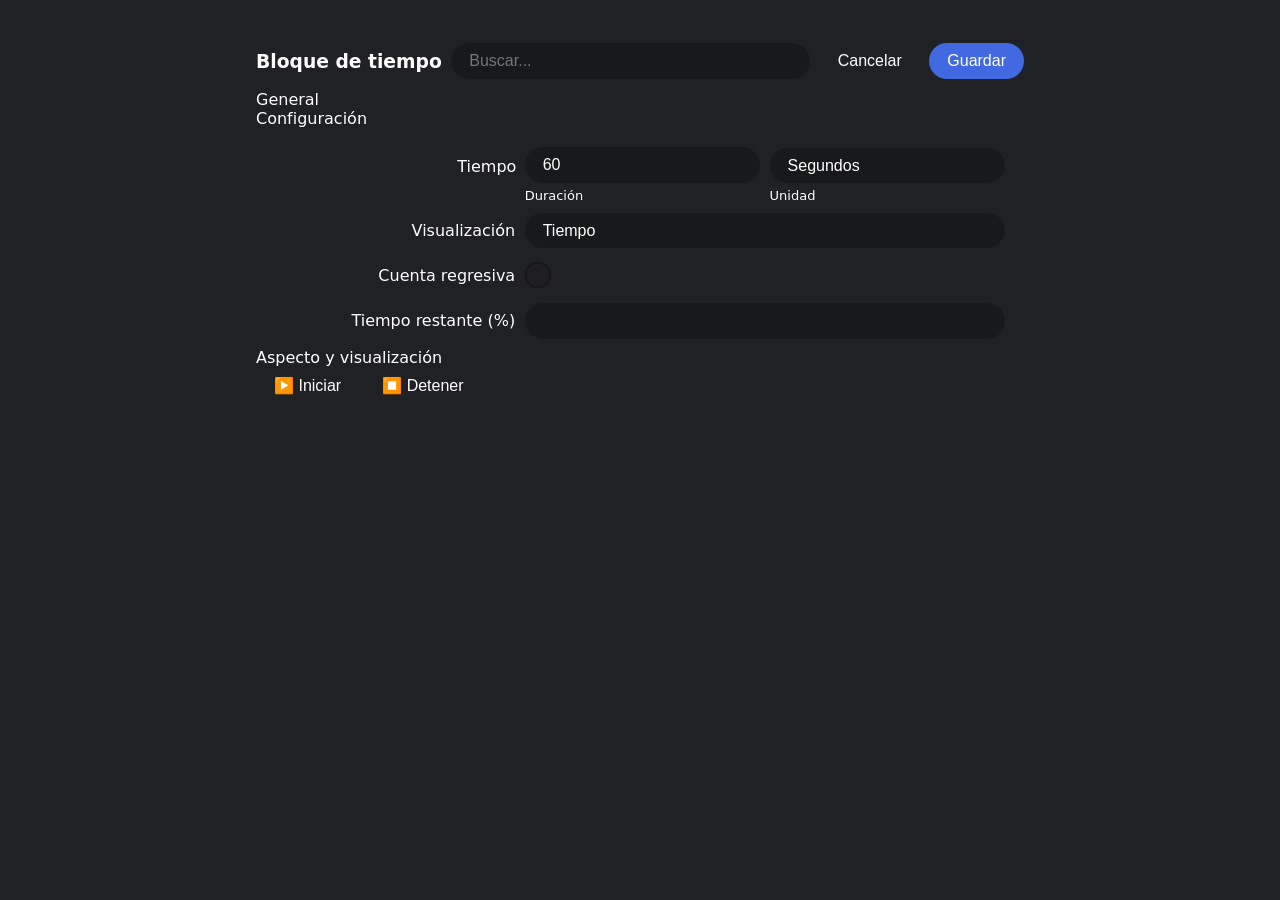
<file: index.html>
<!DOCTYPE html>
<html lang="es-419">

<head>
  <meta charset="UTF-8">
  <meta name="viewport" content="width=device-width, initial-scale=1.0">
  <title>Focus Live</title>
  <link rel="stylesheet" href="styles.css">
</head>

<body>
  <main style="display: none;">
    <svg id="svg" viewBox="0 0 350 180">
      <g id="svg_group">
        <path class="track" id="svg_track" />
        <path class="progress" id="svg_progress" />
      </g>
      <text id="svg_text">0%</text>
    </svg>
  </main>
  <form>
    <header>
      <h3>Bloque de tiempo</h3>
      <input type="search" placeholder="Buscar...">
      <button-group>
        <button>Guardar</button>
        <button type="reset">Cancelar</button>
      </button-group>
    </header>
    <label>
      <span>Id</span>
      <input name="id" type="hidden" readonly>
    </label>
    <details>
      <summary>General</summary>
      <section>
        <label>
          <span>Nombre</span>
          <input
            autocomplete="off"
            id="input_nombre"
            name="nombre"
            placeholder="¿Bienvenida?, ¿Descanzo? El cielo es el límite..."
            required
          >
        </label>
        <label>
          <span>Descripción</span>
          <input
            name="descripcion"
            autocomplete="off"
            placeholder="Una ☕ de tu mejor bebida, y fuera 📵"
          >
        </label>
      </section>
    </details>
    <details open>
      <summary>Configuración</summary>
      <section>
        <fieldset>
          <legend>Tiempo</legend>
          <div>
            <label>
              <span>Duración</span>
              <input id="input_duracion" name="configuracion.duracion" value="60">
              <!--
              <button type="button">+</button>
              <button type="button">-</button>
              -->
            </label>
            <label>
              <span>Unidad</span>
              <select name="configuracion.unidad">
                <option id="select_unidad" selected value="1">
                  Segundos
                </option>
                <option value="3600">Horas</option>
                <option value="60">Minutos</option>
              </select>
            </label>
          </div>
        </fieldset>
        <label>
          <span>Visualización</span>
          <select id="select_visualization" name="configuracion.visualizacion">
            <option selected>Tiempo</option>
            <option>Porcentaje</option>
          </select>
        </label>
        <label>
          <span>Cuenta regresiva</span>
          <input type="checkbox" name="configuracion.cuenta_regresiva">
        </label>
        <label>
          <span>Tiempo restante (%)</span>
          <input name="configuracion.tiempo_restante">
        </label>
      </section>
    </details>
    <details>
      <summary>Aspecto y visualización</summary>
      <section>
        <label>
          <span>Aspecto</span>
          <select name="configuracion.aspecto">
            <option selected>Circular</option>
            <option>Lineal</option>
          </select>
        </label>
        <details>
          <summary>Circulo</summary>
          <section>
            <label>
              <span>Completo</span>
              <input type="checkbox" name="configuracion.configuracion_circular.visualizacion.completo">
            </label>
            <label>
              <span>Punto de inicio</span>
              <select id="select_punto_inicio"
                name="configuracion.configuracion_circular.visualizacion.punto_de_inicio">
                <option value="0">Abajo</option>
                <option value="180" selected>Arriba</option>
                <option value="270">Derecha</option>
                <option value="90">Izquierda</option>
              </select>
            </label>
            <label>
              <span>Sentido de rotación</span>
              <select id="select_sentido_rotacion"
                name="configuracion.configuracion_circular.visualizacion.sentido_rotacion">
                <option>Izquierda</option>
                <option selected>Derecha</option>
              </select>
            </label>
            <label>
              <span>Margen interno</span>
              <input id="input_margen_interno" name="configuracion.configuracion_circular.visualizacion.margen_interno"
                type="range">
            </label>
          </section>
        </details>
        <details>
          <summary>Lineal</summary>
          <section>
            <label>
              <span>Alineación horizontal</span>
              <select id="select_alineacion_horizontal"
                name="configuracion.configuracion_lineal.visualizacion.alineacion_horizontal">
                <option selected>Centro</option>
                <option>Derecha</option>
                <option>Izquierda</option>
              </select>
            </label>
            <label>
              <span>Posición vertical</span>
              <select id="select_posicion_vertical"
                name="configuracion.configuracion_lineal.visualizacion.posicion_vertical">
                <option selected>Abajo</option>
                <option>Arriba</option>
              </select>
            </label>
            <label>
              <span>Separación</span>
              <input id="input_separacion" name="configuracion.configuracion_lineal.visualizacion.separacion"
                type="range">
            </label>
          </section>
        </details>
        <label>
          <span>Color</span>
          <input id="input_color" name="configuracion.configuracion_general.diseño.color" type="color" value="#ffffff">
        </label>
        <label>
          <span>Escala del texto</span>
          <input id="input_escala_del_texto" name="configuracion.configuracion_general.diseño.escala_del_texto"
            type="range">
        </label>
        <label>
          <span>Grosor de Barra (px)</span>
          <input id="input_grosor_barra" max="20" min="2" name="configuracion.configuracion_general.diseño.grosor_barra"
            type="range" value="8">
        </label>
        <label>
          <span>Intensidad del resplandor</span>
          <input id="input_intensidad_resplandor" max="25" min="2"
            name="configuracion.configuracion_general.diseño.intensidad_resplandor" type="range" value="8">
        </label>
        <label>
          <span>Tipo de borde</span>
          <select id="select_tipo_de_borde" name="configuracion.configuracion_general.diseño.tipo_de_borde">
            <option>Cuadrado</option>
            <option>Plano</option>
            <option selected>Redondo</option>
          </select>
        </label>
        <label>
          <span>Ocultar texto</span>
          <input id="input_ocultar_texto" type="checkbox"
            name="configuracion.configuracion_general.diseño.ocultar_texto">
        </label>
        <label>
          <span>Visualizar decimales</span>
          <input type="checkbox" name="configuracion.visualizar_decimales">
        </label>
        <label>
          <span>Ícono</span>
          <input name="configuracion.icono" type="file" accept="image/*">
        </label>
        <label>
          <span>Alto (px)</span>
          <input name="configuracion.configuracion_general.diseño.alto">
        </label>
        <label>
          <span>Mostrar decimales</span>
          <input id="input_mostrar_decimales" type="checkbox"
            name="configuracion.configuracion_general.diseño.mostrar_decimales">
        </label>
      </section>
    </details>
    <button
      id="btn_start"
      type="button"
    >
      ▶️ Iniciar
    </button>
    <button
      disabled
      id="btn_stop"
      type="button"
    >
      ⏹️ Detener
    </button>
  </form>
  <!--pre><code></code></pre-->
  <script src="index.js"></script>
  </body>

</html>
</file>
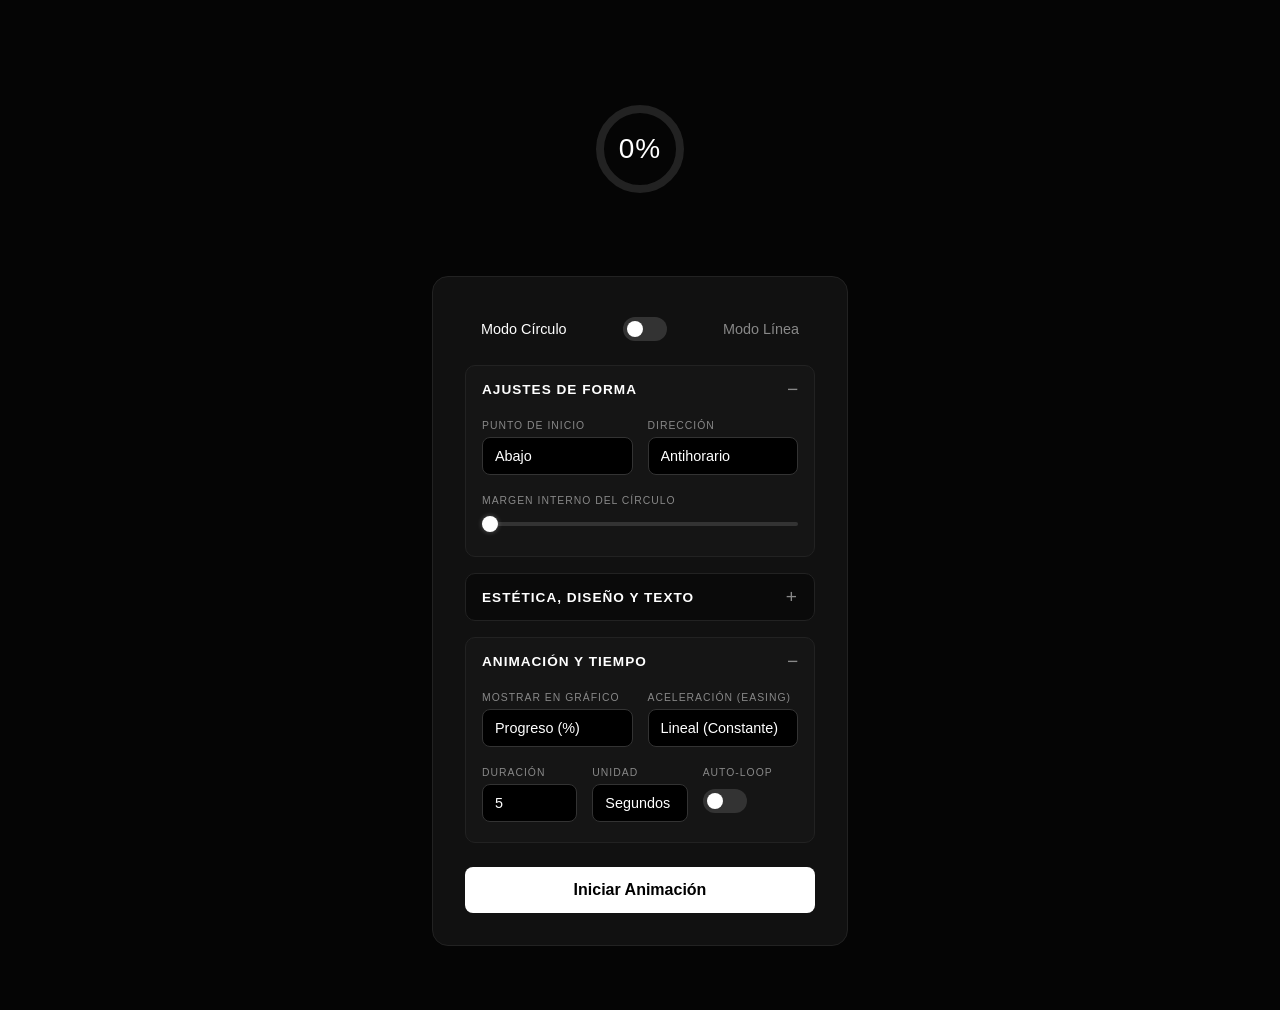
<file: tmp.html>
<!DOCTYPE html>
<html lang="es">
<head>
  <meta charset="UTF-8">
  <meta name="viewport" content="width=device-width, initial-scale=1.0">
  <title>Gráfico de Progreso Minimalista</title>
  <style>
    /* Estilos base y reseteo */
    * {
      box-sizing: border-box;
      margin: 0;
      padding: 0;
    }

    body {
      background-color: #050505;
      color: #ffffff;
      font-family: -apple-system, BlinkMacSystemFont, "Segoe UI", Roboto, Helvetica, Arial, sans-serif;
      display: flex;
      justify-content: center;
      align-items: center;
      min-height: 100vh;
      overflow-x: hidden;
      padding: 2rem 0;
    }

    .app-container {
      display: flex;
      flex-direction: column;
      align-items: center;
      gap: 2rem;
      width: 100%;
      max-width: 480px;
      padding: 2rem;
    }

    /* --- Escena del Gráfico --- */
    .graphic-scene {
      width: 100%;
      height: 180px;
      display: flex;
      justify-content: center;
      align-items: center;
      position: relative;
    }

    .morph-svg {
      width: 100%;
      height: 100%;
      overflow: visible;
      will-change: transform; 
    }

    .track {
      fill: none;
      stroke: #222;
      stroke-width: 8;
      stroke-linecap: round;
      transition: stroke-width 0.3s, stroke-linecap 0.3s;
    }

    .progress {
      fill: none;
      stroke: #ffffff;
      stroke-width: 8;
      stroke-linecap: round;
      filter: drop-shadow(0 0 8px rgba(255, 255, 255, 0.4));
      transition: stroke-width 0.3s, stroke-linecap 0.3s, stroke 0.3s;
    }

    #main-text {
      font-weight: 300;
      letter-spacing: 1px;
      font-variant-numeric: tabular-nums;
      fill: #ffffff;
      text-anchor: middle;
      dominant-baseline: middle;
      transition: opacity 0.3s;
    }

    /* --- Controles UI Minimalistas --- */
    .controls {
      display: flex;
      flex-direction: column;
      gap: 1rem;
      width: 100%;
      background: #111;
      padding: 2rem;
      border-radius: 16px;
      border: 1px solid #222;
    }

    /* Acordeones (Details/Summary) para agrupar controles */
    details {
      background: #0a0a0a;
      border-radius: 10px;
      border: 1px solid #222;
      padding: 12px 16px;
      transition: background 0.3s;
    }

    details[open] {
      background: #151515;
      padding-bottom: 20px;
    }

    summary {
      cursor: pointer;
      font-size: 0.85rem;
      color: #fff;
      font-weight: 600;
      text-transform: uppercase;
      letter-spacing: 1px;
      outline: none;
      list-style: none;
      display: flex;
      justify-content: space-between;
      align-items: center;
      user-select: none;
    }

    summary::-webkit-details-marker {
      display: none;
    }

    summary::after {
      content: '+';
      color: #888;
      font-size: 1.2rem;
      font-weight: 300;
      transition: transform 0.3s;
    }

    details[open] summary::after {
      content: '−';
      transform: rotate(180deg);
    }

    .details-content {
      padding-top: 20px;
      display: flex;
      flex-direction: column;
      gap: 1.25rem;
      animation: fadeIn 0.3s ease-in-out;
    }

    /* Switch Component */
    .switch-container {
      display: flex;
      align-items: center;
      justify-content: space-between;
      font-size: 0.9rem;
      color: #888;
    }

    .switch {
      position: relative;
      display: inline-block;
      width: 44px;
      height: 24px;
    }

    .switch input { opacity: 0; width: 0; height: 0; }

    .slider {
      position: absolute;
      cursor: pointer;
      top: 0; left: 0; right: 0; bottom: 0;
      background-color: #333;
      transition: .4s;
      border-radius: 34px;
    }

    .slider:before {
      position: absolute;
      content: "";
      height: 16px; width: 16px;
      left: 4px; bottom: 4px;
      background-color: white;
      transition: .4s cubic-bezier(0.68, -0.55, 0.265, 1.55);
      border-radius: 50%;
    }

    input:checked + .slider { background-color: #555; }
    input:checked + .slider:before { transform: translateX(20px); }

    .active-mode {
      color: #fff;
      font-weight: 500;
      transition: color 0.3s;
    }

    /* Inputs y Layout */
    .config-row { display: flex; gap: 15px; }
    .input-group { flex: 1; display: flex; flex-direction: column; gap: 6px; }
    .input-group.full-width { width: 100%; flex: none; }
    
    label {
      font-size: 0.65rem;
      color: #888;
      text-transform: uppercase;
      letter-spacing: 1px;
    }

    input[type="text"], select {
      width: 100%;
      background: #000;
      border: 1px solid #333;
      color: #fff;
      padding: 10px 12px;
      border-radius: 8px;
      font-size: 0.9rem;
      outline: none;
      transition: border-color 0.3s;
      font-family: inherit;
      appearance: none;
    }

    input[type="text"]:focus, select:focus { border-color: #fff; }

    /* Input Color Nativo */
    input[type="color"] {
      -webkit-appearance: none;
      border: none;
      width: 100%;
      height: 38px;
      border-radius: 8px;
      cursor: pointer;
      background: #000;
      padding: 0;
    }
    input[type="color"]::-webkit-color-swatch-wrapper { padding: 2px; }
    input[type="color"]::-webkit-color-swatch {
      border: 1px solid #333;
      border-radius: 6px;
    }

    /* Range Sliders */
    input[type=range] {
      -webkit-appearance: none;
      width: 100%;
      background: transparent;
      padding: 10px 0;
    }
    input[type=range]:focus { outline: none; }
    input[type=range]::-webkit-slider-thumb {
      -webkit-appearance: none;
      height: 16px; width: 16px;
      border-radius: 50%;
      background: #ffffff;
      cursor: pointer;
      margin-top: -6px;
      box-shadow: 0 0 5px rgba(255,255,255,0.3);
    }
    input[type=range]::-webkit-slider-runnable-track {
      width: 100%; height: 4px;
      cursor: pointer;
      background: #333;
      border-radius: 2px;
    }

    @keyframes fadeIn {
      from { opacity: 0; transform: translateY(-5px); }
      to { opacity: 1; transform: translateY(0); }
    }

    button {
      background: #fff;
      color: #000;
      border: none;
      padding: 14px;
      border-radius: 8px;
      font-size: 1rem;
      font-weight: 600;
      cursor: pointer;
      transition: transform 0.1s, opacity 0.3s, filter 0.3s;
      margin-top: 0.5rem;
    }

    button:active { transform: scale(0.97); }
    button:disabled { opacity: 0.5; cursor: not-allowed; }

  </style>
</head>
<body>

  <div class="app-container">
    
    <div class="graphic-scene">
      <svg viewBox="0 0 350 180" class="morph-svg" id="main-svg">
        <g id="svg-group">
          <path class="track" id="main-track" />
          <path class="progress" id="main-progress" />
        </g>
        <text id="main-text" font-size="28">0%</text>
      </svg>
    </div>

    <!-- Controles -->
    <div class="controls">
      
      <!-- Selector Principal -->
      <div class="switch-container" style="padding: 0.5rem 1rem;">
        <span id="label-circle" class="active-mode">Modo Círculo</span>
        <label class="switch">
          <input type="checkbox" id="mode-switch">
          <span class="slider"></span>
        </label>
        <span id="label-line">Modo Línea</span>
      </div>

      <!-- Sección 1: Específicos del Modo -->
      <details open>
        <summary>Ajustes de Forma</summary>
        <div class="details-content">
          <!-- Controles de Círculo -->
          <div id="circle-configs" style="display: flex; flex-direction: column; gap: 1.25rem;">
            <div class="config-row">
              <div class="input-group">
                <label>Punto de Inicio</label>
                <select id="circle-start">
                  <option value="0" selected>Abajo</option>
                  <option value="90">Izquierda</option>
                  <option value="180">Arriba</option>
                  <option value="270">Derecha</option>
                </select>
              </div>
              <div class="input-group">
                <label>Dirección</label>
                <select id="circle-dir">
                  <option value="1" selected>Antihorario</option>
                  <option value="-1">Horario</option>
                </select>
              </div>
            </div>
            <div class="config-row">
              <div class="input-group full-width">
                <label>Margen Interno del Círculo</label>
                <input type="range" id="circle-margin" min="0" max="25" value="0">
              </div>
            </div>
          </div>

          <!-- Controles de Línea -->
          <div id="line-configs" style="display: none; flex-direction: column; gap: 1.25rem;">
            <div class="config-row">
              <div class="input-group">
                <label>Alineación Horizontal</label>
                <select id="line-align">
                  <option value="left">Izquierda</option>
                  <option value="center" selected>Centro</option>
                  <option value="right">Derecha</option>
                </select>
              </div>
              <div class="input-group">
                <label>Posición Vertical</label>
                <select id="line-pos">
                  <option value="above" selected>Arriba</option>
                  <option value="below">Abajo</option>
                </select>
              </div>
            </div>
            <div class="config-row">
              <div class="input-group full-width">
                <label>Separación de la línea</label>
                <input type="range" id="line-spacing" min="15" max="45" value="25">
              </div>
            </div>
          </div>
        </div>
      </details>

      <!-- Sección 2: Estética Compartida -->
      <details>
        <summary>Estética, Diseño y Texto</summary>
        <div class="details-content">
          <div class="config-row">
            <div class="input-group">
              <label>Color Principal</label>
              <input type="color" id="main-color" value="#ffffff">
            </div>
            <div class="input-group">
              <label>Intensidad Resplandor</label>
              <input type="range" id="glow-intensity" min="0" max="25" value="8">
            </div>
          </div>
          <div class="config-row">
            <div class="input-group">
              <label>Grosor de Barra (px)</label>
              <input type="range" id="stroke-width" min="2" max="20" value="8">
            </div>
            <div class="input-group">
              <label>Tipo de Extremo</label>
              <select id="line-cap">
                <option value="round" selected>Redondo</option>
                <option value="square">Cuadrado</option>
                <option value="butt">Plano</option>
              </select>
            </div>
          </div>
          <hr style="border: 0; height: 1px; background: #222; margin: 0.5rem 0;">
          <div class="config-row">
            <div class="input-group">
              <label>Escala del Texto</label>
              <input type="range" id="text-scale" min="50" max="150" value="100">
            </div>
            <div class="input-group">
              <label>Mostrar Decimales</label>
              <div class="switch-container" style="padding-top: 5px;">
                <label class="switch">
                  <input type="checkbox" id="show-decimals">
                  <span class="slider"></span>
                </label>
              </div>
            </div>
            <div class="input-group">
              <label>Ocultar Texto</label>
              <div class="switch-container" style="padding-top: 5px;">
                <label class="switch">
                  <input type="checkbox" id="hide-text">
                  <span class="slider"></span>
                </label>
              </div>
            </div>
          </div>
        </div>
      </details>

      <!-- Sección 3: Animación -->
      <details open>
        <summary>Animación y Tiempo</summary>
        <div class="details-content">
          <div class="config-row">
            <div class="input-group">
              <label>Mostrar en Gráfico</label>
              <select id="display-select">
                <option value="percentage">Progreso (%)</option>
                <option value="time">Tiempo (s)</option>
              </select>
            </div>
            <div class="input-group">
              <label>Aceleración (Easing)</label>
              <select id="easing-select">
                <option value="linear" selected>Lineal (Constante)</option>
                <option value="easeOut">Ease-Out (Lento al final)</option>
                <option value="easeIn">Ease-In (Lento al inicio)</option>
                <option value="easeInOut">Ease-In-Out (Suave)</option>
              </select>
            </div>
          </div>
          <div class="config-row">
            <div class="input-group">
              <label>Duración</label>
              <input type="text" id="duration-input" value="5" placeholder="Ej: 5">
            </div>
            <div class="input-group">
              <label>Unidad</label>
              <select id="unit-select">
                <option value="1">Segundos</option>
                <option value="60">Minutos</option>
                <option value="3600">Horas</option>
              </select>
            </div>
            <div class="input-group">
              <label>Auto-Loop</label>
              <div class="switch-container" style="padding-top: 5px;">
                <label class="switch">
                  <input type="checkbox" id="loop-anim">
                  <span class="slider"></span>
                </label>
              </div>
            </div>
          </div>
        </div>
      </details>

      <button id="start-btn">Iniciar Animación</button>
    </div>

  </div>

  <script>
    document.addEventListener("DOMContentLoaded", () => {
      // Elementos Principales SVG
      const mainSvg = document.getElementById('main-svg');
      const svgGroup = document.getElementById('svg-group');
      const mainTrack = document.getElementById('main-track');
      const mainProgress = document.getElementById('main-progress');
      const mainText = document.getElementById('main-text');
      
      const modeSwitch = document.getElementById('mode-switch');
      const labelCircle = document.getElementById('label-circle');
      const labelLine = document.getElementById('label-line');
      
      // Contenedores de Secciones
      const circleConfigs = document.getElementById('circle-configs');
      const lineConfigs = document.getElementById('line-configs');

      // Inputs Forma
      const circleStart = document.getElementById('circle-start');
      const circleDir = document.getElementById('circle-dir');
      const circleMargin = document.getElementById('circle-margin');
      const lineAlign = document.getElementById('line-align');
      const linePos = document.getElementById('line-pos');
      const lineSpacing = document.getElementById('line-spacing');

      // Inputs Estética
      const mainColor = document.getElementById('main-color');
      const glowIntensity = document.getElementById('glow-intensity');
      const strokeWidth = document.getElementById('stroke-width');
      const lineCap = document.getElementById('line-cap');
      const textScale = document.getElementById('text-scale');
      const showDecimals = document.getElementById('show-decimals');
      const hideText = document.getElementById('hide-text');

      // Inputs Animación
      const durationInput = document.getElementById('duration-input');
      const unitSelect = document.getElementById('unit-select');
      const displaySelect = document.getElementById('display-select');
      const easingSelect = document.getElementById('easing-select');
      const loopAnim = document.getElementById('loop-anim');
      const startBtn = document.getElementById('start-btn');

      // --- Funciones Matemáticas ---
      let R = 40; 
      let L = 2 * Math.PI * R; 
      const basePathY = 125; 
      const svgCenter = 175; 
      let cx = svgCenter - L / 2; 

      // Curvas de Aceleración (Easings)
      const easings = {
        linear: t => t,
        easeIn: t => t * t,
        easeOut: t => t * (2 - t),
        easeInOut: t => t < 0.5 ? 2 * t * t : -1 + (4 - 2 * t) * t
      };

      // Curva para la transformación Forma (Morph)
      function easeInOutCubic(x) {
        return x < 0.5 ? 4 * x * x * x : 1 - Math.pow(-2 * x + 2, 3) / 2;
      }

      mainProgress.style.strokeDasharray = L;
      mainProgress.style.strokeDashoffset = L;

      // Variables de Estado
      let morphT = 0; 
      let progressP = 0; 
      let rawT = 0; // Tiempo puro de animación 0 a 1 (antes del easing)
      
      let morphAnimId;
      let progressAnimId;
      let progressStartTime = null;
      let activeTotalMs = 0;
      let loopTimeout = null;

      // --- Estilos Compartidos (Colors, Stroke, Font) ---
      function applySharedStyles() {
        const color = mainColor.value;
        const glow = glowIntensity.value;
        const sw = strokeWidth.value;
        const cap = lineCap.value;
        
        mainProgress.style.stroke = color;
        mainProgress.style.filter = glow > 0 ? `drop-shadow(0 0 ${glow}px ${color})` : 'none';
        
        mainTrack.style.strokeWidth = sw;
        mainProgress.style.strokeWidth = sw;
        mainTrack.style.strokeLinecap = cap;
        mainProgress.style.strokeLinecap = cap;

        mainText.style.opacity = hideText.checked ? '0' : '1';
        
        // El color del texto también puede coincidir o quedarse blanco. Lo dejamos blanco para legibilidad,
        // pero podrías cambiar `mainText.style.fill = color;` si lo prefieres.
      }

      // --- Generador de Path (Morphing) ---
      function getPathD(t) {
        const l = t * L; 
        const cy = basePathY - R; 
        
        if (t === 0) {
          return `M ${cx} ${basePathY} A ${R} ${R} 0 1 0 ${cx} ${cy - R} A ${R} ${R} 0 1 0 ${cx} ${basePathY}`;
        }

        const alpha = (1 - t) * 2 * Math.PI;
        const startAngle = Math.PI / 2 + alpha;

        const startX_arc = cx + R * Math.cos(startAngle);
        const startY_arc = cy + R * Math.sin(startAngle);

        let d = `M ${startX_arc} ${startY_arc}`;

        if (t < 1) {
          const largeArc = alpha > Math.PI ? 1 : 0;
          d += ` A ${R} ${R} 0 ${largeArc} 0 ${cx} ${basePathY}`;
        } else {
          d = `M ${cx} ${basePathY}`;
        }

        if (t > 0) d += ` L ${cx + l} ${basePathY}`;
        return d;
      }

      function updateMorphRender() {
        // Configuraciones de Círculo
        const cMarginVal = parseInt(circleMargin.value);
        const startAngleDeg = parseInt(circleStart.value);
        
        // Configuraciones de Línea
        const lAlignVal = lineAlign.value;
        const lPosVal = linePos.value;
        const lSpacingVal = parseInt(lineSpacing.value);

        // Dinámica de dimensiones
        R = 40 + cMarginVal; 
        L = 2 * Math.PI * R; 
        cx = svgCenter - L / 2; 
        const cy = basePathY - R;

        // Trazado
        const d = getPathD(morphT);
        mainTrack.setAttribute('d', d);
        mainProgress.setAttribute('d', d);

        // Manejo del Punto de Inicio
        const currentAngle = startAngleDeg * (1 - morphT);
        svgGroup.setAttribute('transform', `rotate(${currentAngle}, ${cx}, ${cy})`);

        // Transformación CSS para Centrado Constante
        const requiredShift = svgCenter - cx; 
        const currentShift = (1 - morphT) * requiredShift;
        mainSvg.style.transform = `translateX(${currentShift}px)`;

        // Tipografía Base y Escala
        const scale = parseInt(textScale.value) / 100;
        const baseX = cx;
        const baseY = basePathY - R + 2;
        const baseFontSize = 28 * scale; 

        let targetX = cx + L / 2; 
        if (lAlignVal === 'left') targetX = cx + 35; 
        if (lAlignVal === 'right') targetX = cx + L - 35; 

        let targetY = basePathY - lSpacingVal; 
        if (lPosVal === 'below') targetY = basePathY + lSpacingVal + 5; 

        const targetFontSize = 22 * scale;

        const textX = baseX + morphT * (targetX - baseX);
        const textY = baseY + morphT * (targetY - baseY);
        const fontSize = baseFontSize + morphT * (targetFontSize - baseFontSize);

        mainText.setAttribute('x', textX);
        mainText.setAttribute('y', textY);
        mainText.setAttribute('font-size', fontSize);

        updateProgressRender();
      }

      function getTotalMsFromInputs() {
        const val = parseFloat(durationInput.value) || 0;
        return val * parseFloat(unitSelect.value) * 1000;
      }

      function updateProgressRender() {
        const dir = parseInt(circleDir.value); 
        
        if (progressP === 0) {
          mainProgress.style.opacity = 0;
        } else {
          mainProgress.style.opacity = 1;
        }

        const targetSegStart = (dir === 1) ? 0 : (L - progressP * L);
        const currentSegStart = targetSegStart * (1 - morphT); 

        mainProgress.style.strokeDasharray = `${progressP * L} ${L}`;
        mainProgress.style.strokeDashoffset = -currentSegStart;
        
        const showDec = showDecimals.checked;

        if (displaySelect.value === 'percentage') {
          const val = progressP * 100;
          mainText.textContent = (showDec ? val.toFixed(1) : Math.floor(val)) + '%';
        } else {
          const totalSecs = (activeTotalMs > 0 ? activeTotalMs : getTotalMsFromInputs()) / 1000;
          const val = progressP * totalSecs;
          mainText.textContent = (showDec ? val.toFixed(1) : Math.floor(val)) + 's';
        }
      }

      // --- Setup Inicial ---
      applySharedStyles();
      updateMorphRender();

      // --- Eventos ---
      // Forma y Comportamiento Específico
      circleStart.addEventListener('change', updateMorphRender);
      circleDir.addEventListener('change', updateProgressRender);
      circleMargin.addEventListener('input', updateMorphRender);
      lineAlign.addEventListener('change', updateMorphRender);
      linePos.addEventListener('change', updateMorphRender);
      lineSpacing.addEventListener('input', updateMorphRender);

      // Estética Compartida
      mainColor.addEventListener('input', applySharedStyles);
      glowIntensity.addEventListener('input', applySharedStyles);
      strokeWidth.addEventListener('input', applySharedStyles);
      lineCap.addEventListener('change', applySharedStyles);
      
      // Tipografía
      textScale.addEventListener('input', updateMorphRender);
      showDecimals.addEventListener('change', updateProgressRender);
      hideText.addEventListener('change', applySharedStyles);
      displaySelect.addEventListener('change', updateProgressRender);

      // Alternador de Modo
      modeSwitch.addEventListener('change', (e) => {
        const targetMorphT = e.target.checked ? 1 : 0;
        const startMorphT = morphT;
        const MORPH_DURATION = 800; 
        let morphStartTime = null;

        if (e.target.checked) {
          labelLine.classList.add('active-mode');
          labelCircle.classList.remove('active-mode');
          circleConfigs.style.display = 'none';
          lineConfigs.style.display = 'flex';
        } else {
          labelCircle.classList.add('active-mode');
          labelLine.classList.remove('active-mode');
          circleConfigs.style.display = 'flex';
          lineConfigs.style.display = 'none';
        }

        cancelAnimationFrame(morphAnimId);
        
        const animateMorph = (timestamp) => {
          if (!morphStartTime) morphStartTime = timestamp;
          const elapsed = timestamp - morphStartTime;
          let factor = Math.min(elapsed / MORPH_DURATION, 1);
          factor = easeInOutCubic(factor);
          
          morphT = startMorphT + (targetMorphT - startMorphT) * factor;
          updateMorphRender();
          
          if (elapsed < MORPH_DURATION) {
            morphAnimId = requestAnimationFrame(animateMorph);
          } else {
            morphT = targetMorphT;
            updateMorphRender();
          }
        };
        morphAnimId = requestAnimationFrame(animateMorph);
      });

      // Validación de Tiempo
      durationInput.addEventListener('input', function() {
        this.value = this.value.replace(/[^0-9.]/g, '');
        if((this.value.match(/\./g) || []).length > 1) {
          this.value = this.value.substring(0, this.value.length - 1);
        }
        if(!activeTotalMs) updateProgressRender(); 
      });

      // Lógica de Inicio de Animación
      startBtn.addEventListener('click', () => {
        const val = parseFloat(durationInput.value);
        if (isNaN(val) || val <= 0) {
          durationInput.style.borderColor = "#ff4444";
          setTimeout(() => durationInput.style.borderColor = "#333", 1500);
          return;
        }

        clearTimeout(loopTimeout);
        activeTotalMs = getTotalMsFromInputs();
        
        cancelAnimationFrame(progressAnimId);
        progressStartTime = null;
        startBtn.disabled = true;
        
        // Cambiar el color temporalmente para feedback visual de activo
        const currentBtnText = startBtn.textContent;
        startBtn.textContent = 'En progreso...';
        startBtn.style.filter = 'brightness(0.7)';

        const selectedEasing = easings[easingSelect.value] || easings.linear;

        const animateProgress = (timestamp) => {
          if (!progressStartTime) progressStartTime = timestamp;
          const elapsed = timestamp - progressStartTime;
          
          rawT = Math.min(elapsed / activeTotalMs, 1);
          progressP = selectedEasing(rawT); // Aplica la aceleración
          updateProgressRender();

          if (rawT < 1) {
            progressAnimId = requestAnimationFrame(animateProgress);
          } else {
            startBtn.style.filter = '';
            
            if (loopAnim.checked) {
              startBtn.textContent = 'Reiniciando...';
              // Esperar un segundo y reiniciar el loop
              loopTimeout = setTimeout(() => {
                if (loopAnim.checked) startBtn.click();
              }, 1000);
            } else {
              startBtn.disabled = false;
              startBtn.textContent = 'Reiniciar Animación';
              activeTotalMs = 0; 
            }
          }
        };
        progressAnimId = requestAnimationFrame(animateProgress);
      });
    });
  </script>
</body>
</html>
</file>
<file: styles.css>
:root {
  --color-primary: royalblue;
}

*,
*::before,
*::after {
  box-sizing: border-box;
}

body {
  --margin: 1rem;

  background-color: #202124;
  color: white;
  display: flex;
  font-family: System-ui, Arial, Helvetica, sans-serif;
  gap: var(--margin);
  margin: var(--margin);

  &>* {
   /* border: 1px solid; */
    flex: 1;
    margin: 0;
    padding: var(--margin);
  }

  main {
    order: 3;
  }

  pre {
    order: 1;
  }

  form {
    order: 2;
  }
}

main {
  display: grid;
  place-items: center;

  svg {
    height: 100%;
    overflow: visible;
    width: 100%;
    will-change: transform;

    text {
      dominant-baseline: middle;
      fill: #ffffff;
      font-variant-numeric: tabular-nums;
      font-weight: 300;
      letter-spacing: 1px;
      text-anchor: middle;
      transition: opacity 0.3s;
    }

    :is(.progress, .track) {
      fill: none;
      stroke-linecap: round;
      stroke-width: 8;
    }

    .progress {
      filter: drop-shadow(0 0 8px rgba(255, 255, 255, 0.4));
      stroke: #ffffff;
      transition: stroke-width 0.3s, stroke-linecap 0.3s, stroke 0.3s;
    }

    .track {
      stroke: #222;
      transition: stroke-width 0.3s, stroke-linecap 0.3s;
    }
  }
}

code,
pre {
  color: white;
}


form {
  margin: 0 auto;
  max-width: 800px;

  header {
    align-items: center;
    display: flex;
    gap: .5lh;

    input {
      flex: 1;
    }

    button:first-of-type {
      background-color: var(--color-primary);
    }

    button-group {
      display: flex;
      flex-direction: row-reverse;
      gap: .5lh;
    }
  }
}

/* FORMULARIOS */
:is(input, select) {
  appearance: none;
  background-color: rgba(0, 0, 0, 0.25);
  border-radius: 1lh;
  border: none;
  color: white;
  corner-shape: squircle;
  field-sizing: content;
  font-size: 1rem;
  padding: .5lh 1lh;

  &:focus-visible {
    outline: 2px solid var(--color-primary);
    background-color: black;
  }
}

button {
  background: #202124;
  border-radius: 1lh;
  border: none;
  color: white;
  corner-shape: squircle;
  cursor: pointer;
  font-size: 1rem;
  padding: .5lh 1lh;
  text-align: center;

  &:has([type="reset"]) {
    background: #292a2d;
  }

  &:hover {
    filter: brightness(1.25)
  }
}

details {
  corner-shape: squircle;
  border-radius: 1lh;
  
  &:not(:open) {
    background-color: #292a2d;
    padding: .5lh 1lh;
  }
  
  &:not(:last-child) {
    margin: .5lh 0;
  }
  
  &:open {
    margin: 1lh 0;

    summary::after {
      transform: rotate(-45deg);
    }
    
    section {
      background-color: #292a2d;
      padding: 1lh;
    }
  }
}

fieldset {
  border: none;
  display: grid;
  gap: .5lh;
  grid-template-columns: 1fr 2fr;
  margin: 0;
  padding: 0;
  position: relative;

  legend {
    display: block;
    position: absolute;
    text-align: right;
    top: .5lh;
    width: calc(100% / 3);
  }

  div {
    display: flex;
    gap: .5lh;
    grid-column: 2 / 3;

    label {
      display: flex;
      flex-direction: column-reverse;
      gap: .25lh;
      width: 100%;
      
      :is(input, select) {
        width: 100%;
      }

      span {
        text-align: left !important;
        width: 100%;
        font-size: small;
      }
    }
  }
}

input[type="checkbox"] {
  cursor: pointer;
  height: 36px;
  margin: 0;
  padding: 0;
  position: relative;
  transform: scale(0.75) translateX(-7px);
  width: 36px;

  &:after, &:before {
    background-color: white;
    border-radius: 10px;
    content: '';
    display: block;
    position: absolute;
  }

  &:not(:checked) {

    &:after {
      --size: 30px;

      border-radius: 1lh;
      corner-shape: squircle;
      background-color: rgb(31 31 34);
      height: var(--size);
      left: 50%;
      top: 50%;
      transform: translate(-50%, -50%) rotate(0deg);
      width: var(--size);
    }
  
    &:before {
      opacity: 0;
      left: 16px;
      top: 22px;
      transform-origin: bottom right;
      transform: rotate(-45deg);
      width: 21px;
    }
  }
  

  &:checked {

    &:after {
      animation: checkmark-after .5s linear forwards;
      corner-shape: round;
      height: 6px;
      left: 6px;
      top: 18px;
      transform: rotate(45deg);
      width: 14px;
    }

    &:before {
      animation: checkmark-before 1s linear forwards;
      height: 6px;
      left: 16px;
      top: 22px;
      transform-origin: bottom left;
      transform: rotate(-45deg);
      width: 21px;
    }
  }

  &:hover,
  &:focus-visible {
    background-color: var(--color-primary);
  }

  &:focus-visible {
    outline: none;
  }
}

label {
  display: grid;
  gap: .5lh;
  grid-template-columns: 1fr 2fr;
  align-items: center;

  &:has(input[type="hidden"]) {
    display: none;
  }

  &:has(select:focus-visible) span,
  &:has(input:focus-visible) span {
    color: var(--color-primary);
  }

  &:hover {

    span {
      color: var(--color-primary);
    }
  }

  span {
    text-align: right;
  }
}

section {
  margin-top: .5lh;
  border-radius: 1lh;
  corner-shape: squircle;
  display: grid;
  gap: .5lh; 
  padding: .5lh 1lh;
  transition: .25s ease-in-out;
}

summary {
  cursor: pointer;
  display: flex;
  align-items: center;
  gap: .5lh;

  &:focus-visible {
    outline: none;
    color: royalblue;

    &::after {
      border-color: royalblue;
    }
  }

  &::open {
    .summary::after {
      transform: rotate(-45deg);
    }
  }

  &::after {
    --border: 2px solid white;

    aspect-ratio: 1;
    border-bottom: var(--border);
    border-left: var(--border);
    content: "";
    display: block;
    transform: rotate(-135deg);
    width: 8px;
  }
  &::marker {
    content: "none";
  }
}

@keyframes checkmark-after {
  0% {
    height: 30px;
    left: 50%;
    top: 50%;
    transform: translate(-50%, -50%) rotate(0deg);
    width: 30px;
  }
  15% {
  }
  50% {
    height: 6px;
    left: 50%;
    top: 50%;
    transform: translate(-50%, -50%) rotate(0deg);
    width: 6px;
  }
  51% {
    transform: translate(-50%, -50%) rotate(45deg);
  }
  100% {
    left: 6px;
    transform: translate(0, 0) rotate(45deg);
    width: 14px;
    top: 18px;
  }
}

@keyframes checkmark-before {
  0% {
    height: 6px;
    opacity: 0;
    width: 6px;
  }
  50% {
    height: 6px;
    opacity: 0;
    width: 6px;
  }
  51% {
    opacity: 1;
  }
  100% {
    height: 6px;
    opacity: 1;
    width: 21px;
  }
}
</file>
